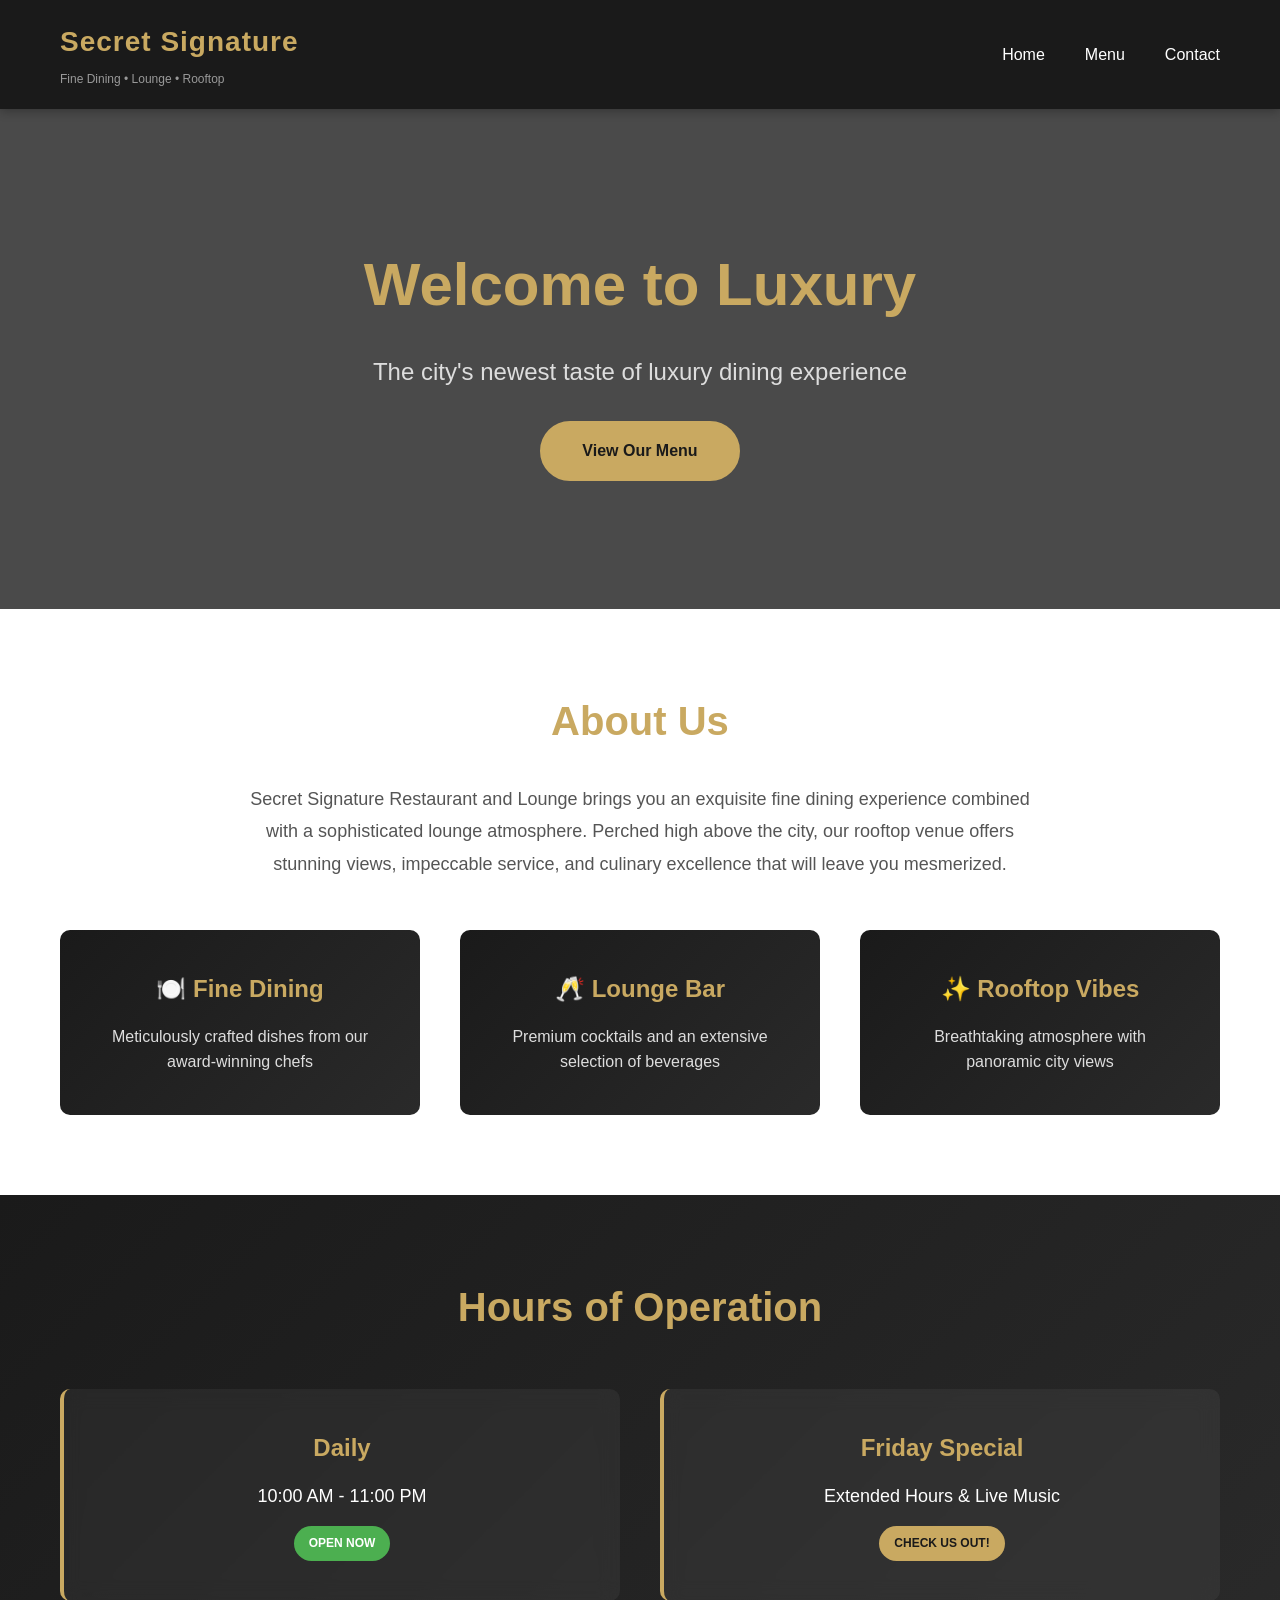
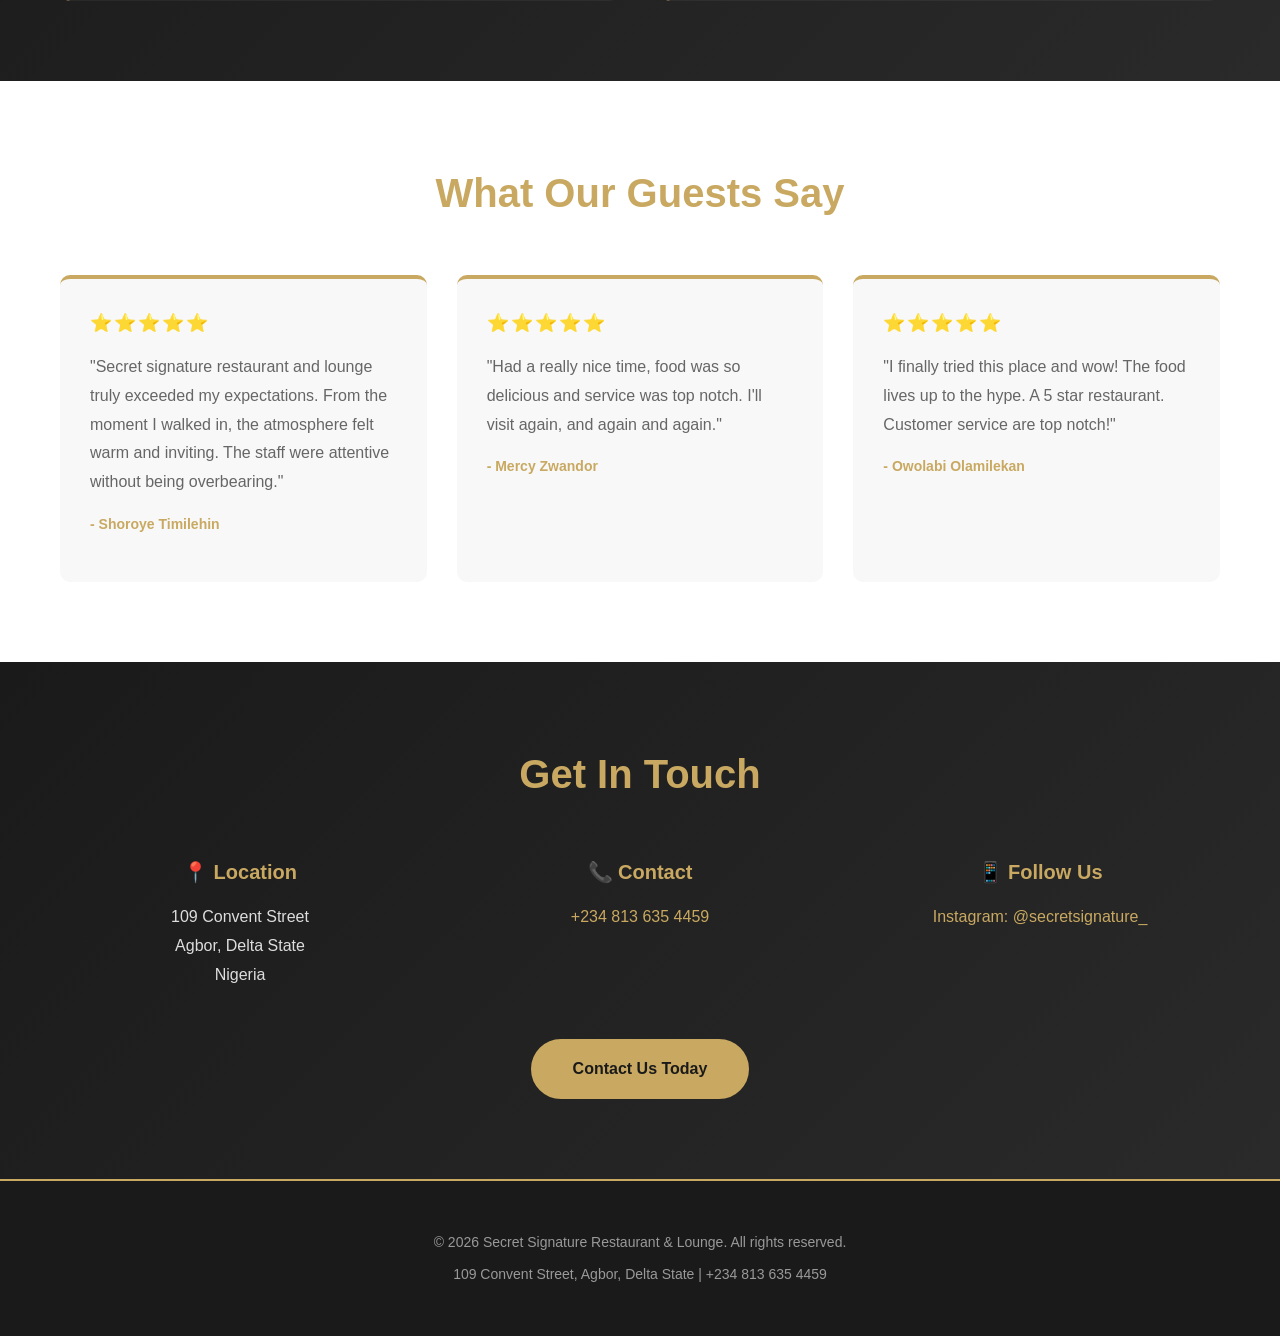
<file: secret-signature/index.html>
<!DOCTYPE html>
<html lang="en">
<head>
    <meta charset="UTF-8">
    <meta name="viewport" content="width=device-width, initial-scale=1.0">
    <title>Secret Signature Restaurant & Lounge | Fine Dining in Agbor</title>
    <link rel="stylesheet" href="styles.css">
</head>
<body>
    <!-- Navigation -->
    <nav class="navbar">
        <div class="container">
            <div class="logo">
                <h1>Secret Signature</h1>
                <p>Fine Dining • Lounge • Rooftop</p>
            </div>
            <ul class="nav-links">
                <li><a href="#home">Home</a></li>
                <li><a href="menu.html">Menu</a></li>
                <li><a href="contact.html">Contact</a></li>
            </ul>
        </div>
    </nav>

    <!-- Hero Section -->
    <section class="hero" id="home">
        <div class="hero-content">
            <h1>Welcome to Luxury</h1>
            <p>The city's newest taste of luxury dining experience</p>
            <a href="menu.html" class="cta-button">View Our Menu</a>
        </div>
    </section>

    <!-- About Section -->
    <section class="about">
        <div class="container">
            <h2>About Us</h2>
            <p>Secret Signature Restaurant and Lounge brings you an exquisite fine dining experience combined with a sophisticated lounge atmosphere. Perched high above the city, our rooftop venue offers stunning views, impeccable service, and culinary excellence that will leave you mesmerized.</p>
            <div class="info-grid">
                <div class="info-card">
                    <h3>🍽️ Fine Dining</h3>
                    <p>Meticulously crafted dishes from our award-winning chefs</p>
                </div>
                <div class="info-card">
                    <h3>🥂 Lounge Bar</h3>
                    <p>Premium cocktails and an extensive selection of beverages</p>
                </div>
                <div class="info-card">
                    <h3>✨ Rooftop Vibes</h3>
                    <p>Breathtaking atmosphere with panoramic city views</p>
                </div>
            </div>
        </div>
    </section>

    <!-- Hours Section -->
    <section class="hours">
        <div class="container">
            <h2>Hours of Operation</h2>
            <div class="hours-content">
                <div class="hours-card">
                    <h3>Daily</h3>
                    <p>10:00 AM - 11:00 PM</p>
                    <span class="badge open">Open Now</span>
                </div>
                <div class="hours-card">
                    <h3>Friday Special</h3>
                    <p>Extended Hours & Live Music</p>
                    <span class="badge special">Check us out!</span>
                </div>
            </div>
        </div>
    </section>

    <!-- Reviews Section -->
    <section class="reviews">
        <div class="container">
            <h2>What Our Guests Say</h2>
            <div class="reviews-grid">
                <div class="review-card">
                    <div class="rating">⭐⭐⭐⭐⭐</div>
                    <p>"Secret signature restaurant and lounge truly exceeded my expectations. From the moment I walked in, the atmosphere felt warm and inviting. The staff were attentive without being overbearing."</p>
                    <p class="reviewer">- Shoroye Timilehin</p>
                </div>
                <div class="review-card">
                    <div class="rating">⭐⭐⭐⭐⭐</div>
                    <p>"Had a really nice time, food was so delicious and service was top notch. I'll visit again, and again and again."</p>
                    <p class="reviewer">- Mercy Zwandor</p>
                </div>
                <div class="review-card">
                    <div class="rating">⭐⭐⭐⭐⭐</div>
                    <p>"I finally tried this place and wow! The food lives up to the hype. A 5 star restaurant. Customer service are top notch!"</p>
                    <p class="reviewer">- Owolabi Olamilekan</p>
                </div>
            </div>
        </div>
    </section>

    <!-- Contact Section -->
    <section class="contact-section">
        <div class="container">
            <h2>Get In Touch</h2>
            <div class="contact-info">
                <div class="info-item">
                    <h3>📍 Location</h3>
                    <p>109 Convent Street<br>Agbor, Delta State<br>Nigeria</p>
                </div>
                <div class="info-item">
                    <h3>📞 Contact</h3>
                    <p><a href="tel:+2348136354459">+234 813 635 4459</a></p>
                </div>
                <div class="info-item">
                    <h3>📱 Follow Us</h3>
                    <p><a href="https://instagram.com/secretsignature_" target="_blank">Instagram: @secretsignature_</a></p>
                </div>
            </div>
            <a href="contact.html" class="cta-button">Contact Us Today</a>
        </div>
    </section>

    <!-- Footer -->
    <footer class="footer">
        <div class="container">
            <p>&copy; 2026 Secret Signature Restaurant & Lounge. All rights reserved.</p>
            <p>109 Convent Street, Agbor, Delta State | +234 813 635 4459</p>
        </div>
    </footer>
</body>
</html>
</file>
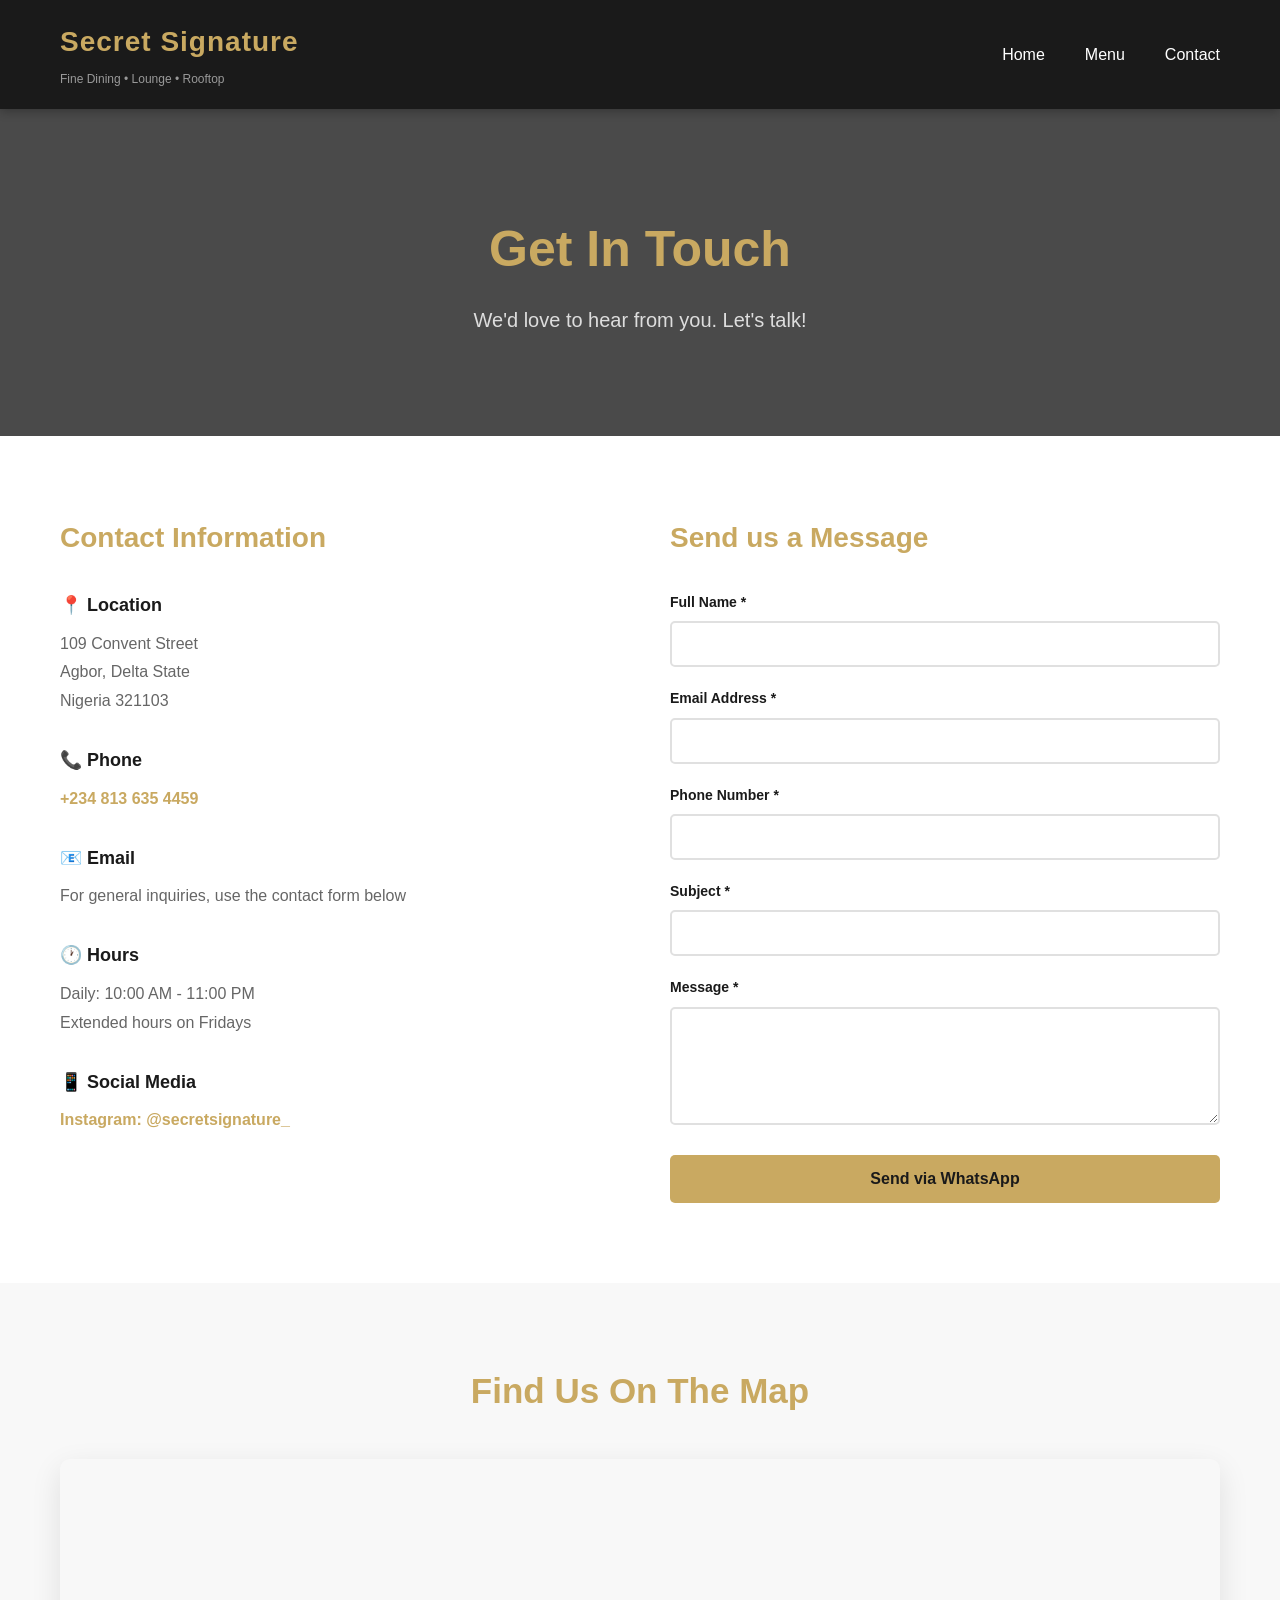
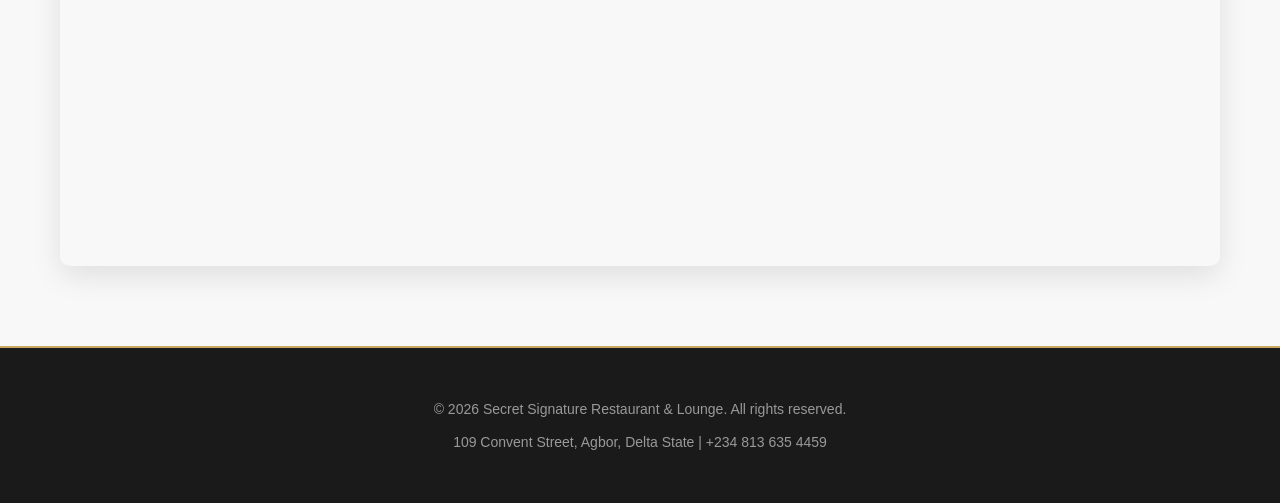
<file: secret-signature/contact.html>
<!DOCTYPE html>
<html lang="en">
<head>
    <meta charset="UTF-8">
    <meta name="viewport" content="width=device-width, initial-scale=1.0">
    <title>Contact | Secret Signature Restaurant & Lounge</title>
    <link rel="stylesheet" href="styles.css">
</head>
<body>
    <!-- Navigation -->
    <nav class="navbar">
        <div class="container">
            <div class="logo">
                <h1>Secret Signature</h1>
                <p>Fine Dining • Lounge • Rooftop</p>
            </div>
            <ul class="nav-links">
                <li><a href="index.html">Home</a></li>
                <li><a href="menu.html">Menu</a></li>
                <li><a href="contact.html">Contact</a></li>
            </ul>
        </div>
    </nav>

    <!-- Contact Header -->
    <section class="contact-header">
        <div class="container">
            <h1>Get In Touch</h1>
            <p>We'd love to hear from you. Let's talk!</p>
        </div>
    </section>

    <!-- Contact Content -->
    <section class="contact-content">
        <div class="container">
            <div class="contact-wrapper">
                <!-- Contact Information -->
                <div class="contact-info-section">
                    <h2>Contact Information</h2>
                    
                    <div class="info-block">
                        <h3>📍 Location</h3>
                        <p>109 Convent Street<br>Agbor, Delta State<br>Nigeria 321103</p>
                    </div>

                    <div class="info-block">
                        <h3>📞 Phone</h3>
                        <p><a href="tel:+2348136354459">+234 813 635 4459</a></p>
                    </div>

                    <div class="info-block">
                        <h3>📧 Email</h3>
                        <p>For general inquiries, use the contact form below</p>
                    </div>

                    <div class="info-block">
                        <h3>🕐 Hours</h3>
                        <p>Daily: 10:00 AM - 11:00 PM<br>
                        Extended hours on Fridays</p>
                    </div>

                    <div class="info-block">
                        <h3>📱 Social Media</h3>
                        <p><a href="https://instagram.com/secretsignature_" target="_blank">Instagram: @secretsignature_</a></p>
                    </div>
                </div>

                <!-- Contact Form -->
                <div class="contact-form-section">
                    <h2>Send us a Message</h2>
                    <form id="contactForm" class="contact-form">
                        <div class="form-group">
                            <label for="name">Full Name *</label>
                            <input type="text" id="name" name="name" required>
                        </div>

                        <div class="form-group">
                            <label for="email">Email Address *</label>
                            <input type="email" id="email" name="email" required>
                        </div>

                        <div class="form-group">
                            <label for="phone">Phone Number *</label>
                            <input type="tel" id="phone" name="phone" required>
                        </div>

                        <div class="form-group">
                            <label for="subject">Subject *</label>
                            <input type="text" id="subject" name="subject" required>
                        </div>

                        <div class="form-group">
                            <label for="message">Message *</label>
                            <textarea id="message" name="message" rows="5" required></textarea>
                        </div>

                        <button type="submit" class="submit-btn">Send via WhatsApp</button>
                    </form>
                </div>
            </div>
        </div>
    </section>

    <!-- Map Section -->
    <section class="map-section">
        <div class="container">
            <h2>Find Us On The Map</h2>
            <div class="map-container">
                <iframe src="https://www.google.com/maps/embed?pb=!1m18!1m12!1m3!1d3945.7485619329826!2d6.1936!3d6.2056!2m3!1f0!2f0!3f0!3m2!1i1024!2i768!4f13.1!3m3!1m2!1s0x1043f7c7c7c7c7c7%3A0x0!2s109%20Convent%20Street%2C%20Agbor%2C%20Delta%20State!5e0!3m2!1sen!2sng!4v1234567890" width="100%" height="400" style="border:0;" allowfullscreen="" loading="lazy" referrerpolicy="no-referrer-when-downgrade"></iframe>
            </div>
        </div>
    </section>

    <!-- Footer -->
    <footer class="footer">
        <div class="container">
            <p>&copy; 2026 Secret Signature Restaurant & Lounge. All rights reserved.</p>
            <p>109 Convent Street, Agbor, Delta State | +234 813 635 4459</p>
        </div>
    </footer>

    <script src="contact.js"></script>
</body>
</html>
</file>
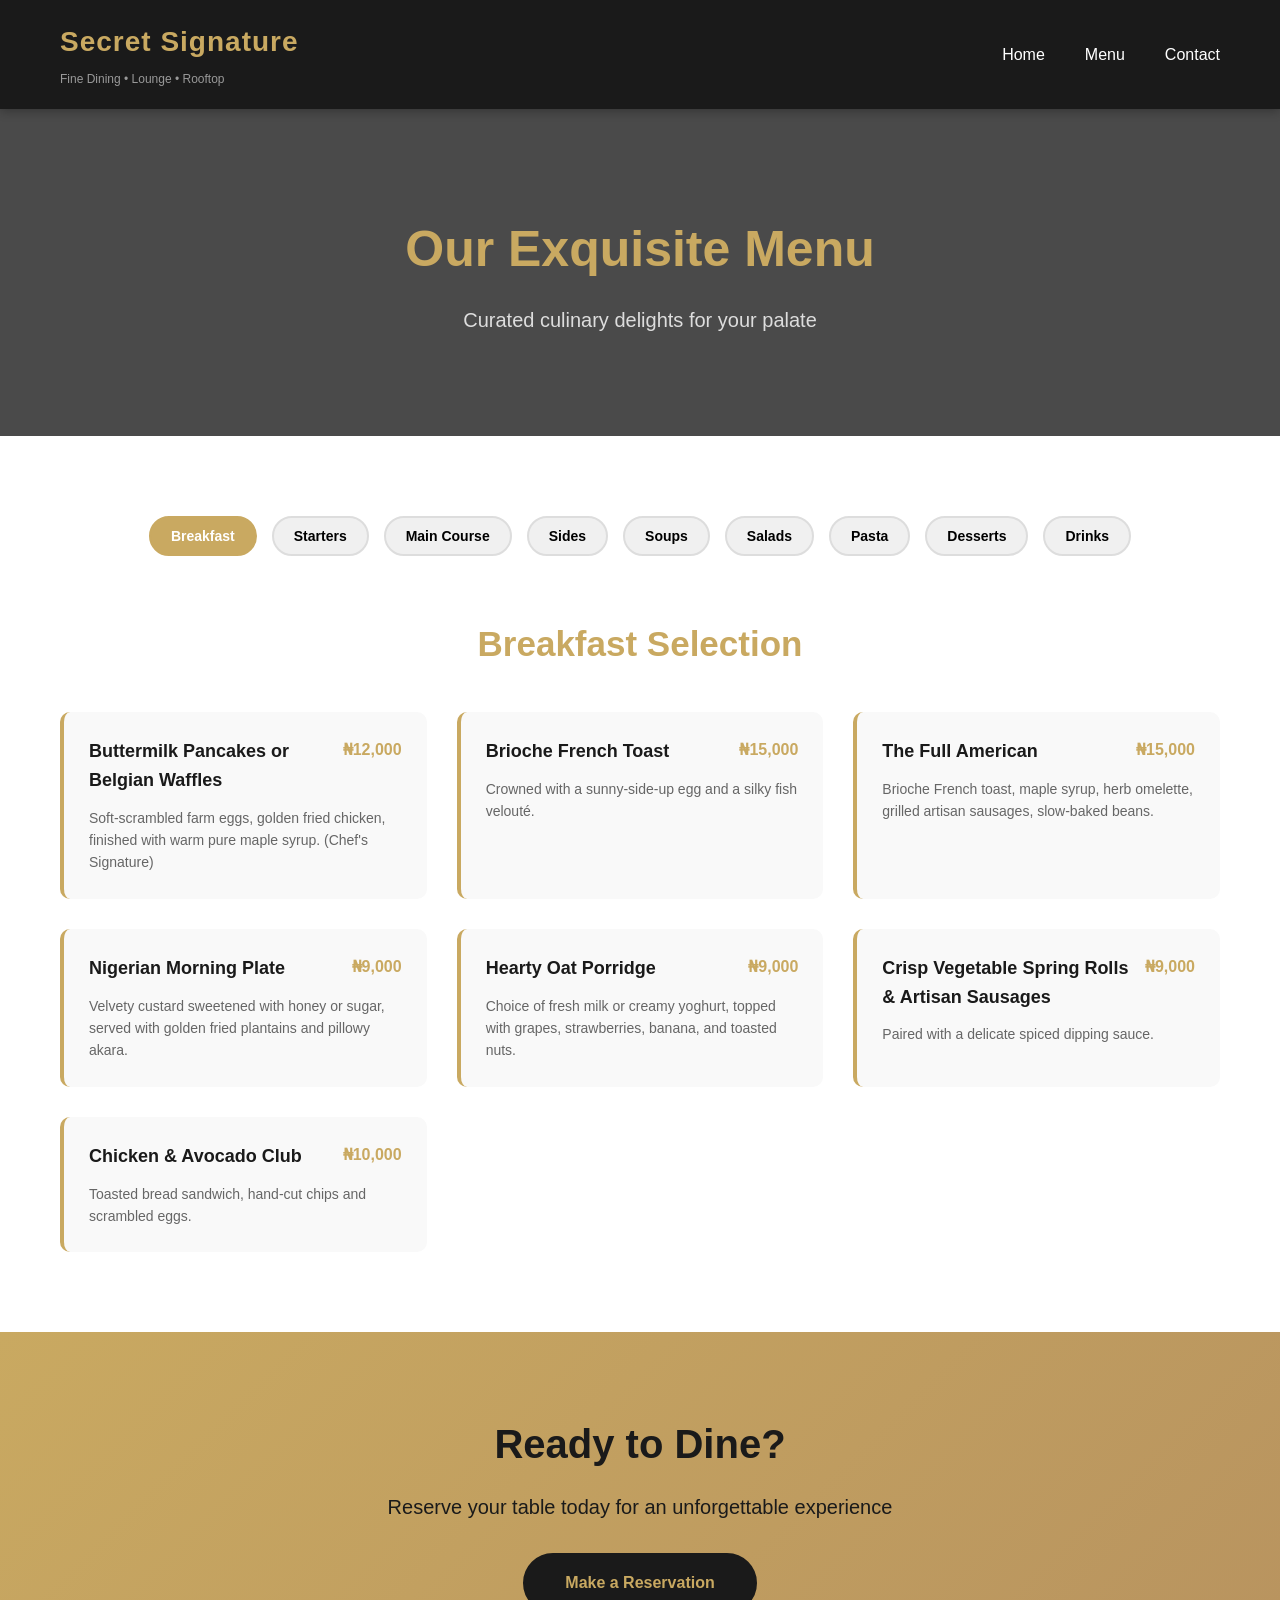
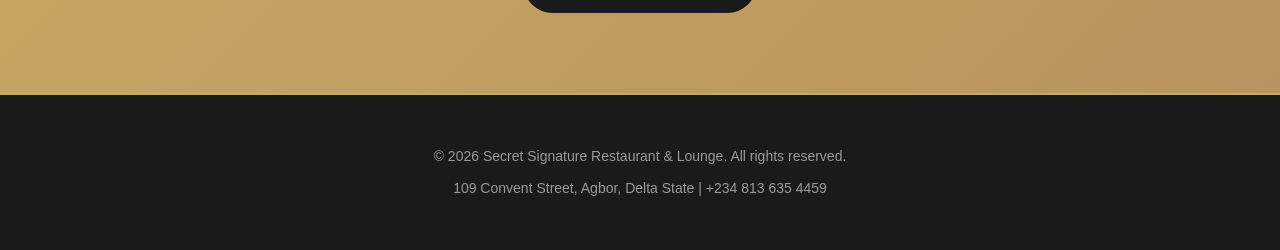
<file: secret-signature/menu.html>
<!DOCTYPE html>
<html lang="en">
<head>
    <meta charset="UTF-8">
    <meta name="viewport" content="width=device-width, initial-scale=1.0">
    <title>Menu | Secret Signature Restaurant & Lounge</title>
    <link rel="stylesheet" href="styles.css">
</head>
<body>
    <!-- Navigation -->
    <nav class="navbar">
        <div class="container">
            <div class="logo">
                <h1>Secret Signature</h1>
                <p>Fine Dining • Lounge • Rooftop</p>
            </div>
            <ul class="nav-links">
                <li><a href="index.html">Home</a></li>
                <li><a href="menu.html">Menu</a></li>
                <li><a href="contact.html">Contact</a></li>
            </ul>
        </div>
    </nav>

    <!-- Menu Header -->
    <section class="menu-header">
        <div class="container">
            <h1>Our Exquisite Menu</h1>
            <p>Curated culinary delights for your palate</p>
        </div>
    </section>

    <!-- Menu Categories -->
    <section class="menu-section">
        <div class="container">
            <div class="menu-filters">
                <button class="filter-btn active" onclick="filterMenu('breakfast')">Breakfast</button>
                <button class="filter-btn" onclick="filterMenu('starters')">Starters</button>
                <button class="filter-btn" onclick="filterMenu('main')">Main Course</button>
                <button class="filter-btn" onclick="filterMenu('sides')">Sides</button>
                <button class="filter-btn" onclick="filterMenu('soups')">Soups</button>
                <button class="filter-btn" onclick="filterMenu('salads')">Salads</button>
                <button class="filter-btn" onclick="filterMenu('pasta')">Pasta</button>
                <button class="filter-btn" onclick="filterMenu('desserts')">Desserts</button>
                <button class="filter-btn" onclick="filterMenu('drinks')">Drinks</button>
            </div>

            <!-- Breakfast -->
            <div id="breakfast" class="menu-category active">
                <h2>Breakfast Selection</h2>
                <div class="menu-items">
                    <div class="menu-item">
                        <div class="item-header">
                            <h3>Buttermilk Pancakes or Belgian Waffles</h3>
                            <span class="price">₦12,000</span>
                        </div>
                        <p>Soft-scrambled farm eggs, golden fried chicken, finished with warm pure maple syrup. (Chef's Signature)</p>
                    </div>
                    <div class="menu-item">
                        <div class="item-header">
                            <h3>Brioche French Toast</h3>
                            <span class="price">₦15,000</span>
                        </div>
                        <p>Crowned with a sunny-side-up egg and a silky fish velouté.</p>
                    </div>
                    <div class="menu-item">
                        <div class="item-header">
                            <h3>The Full American</h3>
                            <span class="price">₦15,000</span>
                        </div>
                        <p>Brioche French toast, maple syrup, herb omelette, grilled artisan sausages, slow-baked beans.</p>
                    </div>
                    <div class="menu-item">
                        <div class="item-header">
                            <h3>Nigerian Morning Plate</h3>
                            <span class="price">₦9,000</span>
                        </div>
                        <p>Velvety custard sweetened with honey or sugar, served with golden fried plantains and pillowy akara.</p>
                    </div>
                    <div class="menu-item">
                        <div class="item-header">
                            <h3>Hearty Oat Porridge</h3>
                            <span class="price">₦9,000</span>
                        </div>
                        <p>Choice of fresh milk or creamy yoghurt, topped with grapes, strawberries, banana, and toasted nuts.</p>
                    </div>
                    <div class="menu-item">
                        <div class="item-header">
                            <h3>Crisp Vegetable Spring Rolls & Artisan Sausages</h3>
                            <span class="price">₦9,000</span>
                        </div>
                        <p>Paired with a delicate spiced dipping sauce.</p>
                    </div>
                    <div class="menu-item">
                        <div class="item-header">
                            <h3>Chicken & Avocado Club</h3>
                            <span class="price">₦10,000</span>
                        </div>
                        <p>Toasted bread sandwich, hand-cut chips and scrambled eggs.</p>
                    </div>
                </div>
            </div>

            <!-- Starters -->
            <div id="starters" class="menu-category">
                <h2>Starters & Appetizers</h2>
                <div class="menu-items">
                    <div class="menu-item">
                        <div class="item-header">
                            <h3>Mini Chicken Tacos with Fresh Salsa</h3>
                            <span class="price">₦13,000</span>
                        </div>
                    </div>
                    <div class="menu-item">
                        <div class="item-header">
                            <h3>Tempura Fish Fingers & Citrus Aioli</h3>
                            <span class="price">₦9,000</span>
                        </div>
                    </div>
                    <div class="menu-item">
                        <div class="item-header">
                            <h3>Honey-Glazed Sesame Chicken Bites</h3>
                            <span class="price">₦7,000</span>
                        </div>
                    </div>
                    <div class="menu-item">
                        <div class="item-header">
                            <h3>Seafood Spring Rolls, Chili-Lime Dip</h3>
                            <span class="price">₦7,000</span>
                        </div>
                    </div>
                    <div class="menu-item">
                        <div class="item-header">
                            <h3>Honey Tempura Chicken Strips</h3>
                            <span class="price">₦7,000</span>
                        </div>
                    </div>
                    <div class="menu-item">
                        <div class="item-header">
                            <h3>Suya-Spiced Chicken Skewers</h3>
                            <span class="price">₦7,000</span>
                        </div>
                    </div>
                    <div class="menu-item">
                        <div class="item-header">
                            <h3>Fiery Chili-Reduction Prawns</h3>
                            <span class="price">₦9,000</span>
                        </div>
                    </div>
                    <div class="menu-item">
                        <div class="item-header">
                            <h3>Pepper Sauce Chicken Wings</h3>
                            <span class="price">₦7,000</span>
                        </div>
                    </div>
                </div>
            </div>

            <!-- Main Course -->
            <div id="main" class="menu-category">
                <h2>Main Course</h2>
                <div class="menu-items">
                    <div class="menu-item">
                        <div class="item-header">
                            <h3>At The Ocean</h3>
                            <span class="price">₦25,000</span>
                        </div>
                        <p>Seafood Fried Rice with prawns & calamari, Crispy Beer-Battered Fillet with tartare sauce, Chargrilled Tiger Prawns with garlic-herb butter</p>
                    </div>
                    <div class="menu-item">
                        <div class="item-header">
                            <h3>Beach O'Clock</h3>
                            <span class="price">₦23,000</span>
                        </div>
                        <p>Pan-Grilled Red Snapper, mashed potatoes or hand-cut chips, shrimp salad</p>
                    </div>
                    <div class="menu-item">
                        <div class="item-header">
                            <h3>Asian Punch</h3>
                            <span class="price">₦27,000</span>
                        </div>
                        <p>Chinese-Style Egg Fried Rice, Lemon & Honey-Glazed Chicken, Slow-Cooked Beef in Oyster Sauce, Sautéed Seasonal Vegetables</p>
                    </div>
                    <div class="menu-item">
                        <div class="item-header">
                            <h3>Bangladesh Streets</h3>
                            <span class="price">₦25,000</span>
                        </div>
                        <p>Fragrant Jasmine Rice with garden herbs, Aromatic Chicken Curry, Stir-Fried Vegetables with Greek yoghurt drizzle</p>
                    </div>
                    <div class="menu-item">
                        <div class="item-header">
                            <h3>The Ribeye Experience</h3>
                            <span class="price">₦35,000</span>
                        </div>
                        <p>Pan-Seared Steak with Mashed butter Potatoes & Red Wine Shallot Jus</p>
                    </div>
                    <div class="menu-item">
                        <div class="item-header">
                            <h3>Today's Catch</h3>
                            <span class="price">₦20,000</span>
                        </div>
                        <p>Grilled whole market fish/Catfish, brushed with pepper sauce, choice of side and salad (Chef's Signature)</p>
                    </div>
                </div>
            </div>

            <!-- Sides -->
            <div id="sides" class="menu-category">
                <h2>Sides</h2>
                <div class="menu-items">
                    <div class="menu-item">
                        <div class="item-header">
                            <h3>Chicken and Chips and Salad</h3>
                            <span class="price">₦13,000</span>
                        </div>
                    </div>
                    <div class="menu-item">
                        <div class="item-header">
                            <h3>Pineapple Rice</h3>
                            <span class="price">₦13,000</span>
                        </div>
                    </div>
                    <div class="menu-item">
                        <div class="item-header">
                            <h3>Stir Fry Spaghetti</h3>
                            <span class="price">₦18,000</span>
                        </div>
                    </div>
                    <div class="menu-item">
                        <div class="item-header">
                            <h3>Grilled Sauce with Croaker Fish</h3>
                            <span class="price">₦12,000</span>
                        </div>
                    </div>
                    <div class="menu-item">
                        <div class="item-header">
                            <h3>Grilled Sauce with Catfish</h3>
                            <span class="price">₦12,000</span>
                        </div>
                    </div>
                    <div class="menu-item">
                        <div class="item-header">
                            <h3>Asun Rice</h3>
                            <span class="price">₦10,000</span>
                        </div>
                    </div>
                    <div class="menu-item">
                        <div class="item-header">
                            <h3>Jollof Rice</h3>
                            <span class="price">₦8,000</span>
                        </div>
                    </div>
                    <div class="menu-item">
                        <div class="item-header">
                            <h3>Fried Rice</h3>
                            <span class="price">₦9,000</span>
                        </div>
                    </div>
                    <div class="menu-item">
                        <div class="item-header">
                            <h3>Chips</h3>
                            <span class="price">₦5,000</span>
                        </div>
                    </div>
                </div>
            </div>

            <!-- Soups -->
            <div id="soups" class="menu-category">
                <h2>Soups & Traditional Peppersoup</h2>
                <div class="menu-items">
                    <div class="menu-item">
                        <div class="item-header">
                            <h3>Egusi Soup</h3>
                            <span class="price">₦15,000</span>
                        </div>
                    </div>
                    <div class="menu-item">
                        <div class="item-header">
                            <h3>Vegetable Soup</h3>
                            <span class="price">₦15,000</span>
                        </div>
                    </div>
                    <div class="menu-item">
                        <div class="item-header">
                            <h3>Okra Soup</h3>
                            <span class="price">₦15,000</span>
                        </div>
                    </div>
                    <div class="menu-item">
                        <div class="item-header">
                            <h3>Ogbono Soup</h3>
                            <span class="price">₦15,000</span>
                        </div>
                    </div>
                    <div class="menu-item">
                        <div class="item-header">
                            <h3>Banga Soup</h3>
                            <span class="price">₦15,000</span>
                        </div>
                    </div>
                    <div class="menu-item">
                        <div class="item-header">
                            <h3>Goat Meat Peppersoup</h3>
                            <span class="price">₦8,000</span>
                        </div>
                    </div>
                    <div class="menu-item">
                        <div class="item-header">
                            <h3>Assorted Peppersoup</h3>
                            <span class="price">₦8,000</span>
                        </div>
                    </div>
                    <div class="menu-item">
                        <div class="item-header">
                            <h3>Chicken Peppersoup</h3>
                            <span class="price">₦8,000</span>
                        </div>
                    </div>
                    <div class="menu-item">
                        <div class="item-header">
                            <h3>Catfish Peppersoup</h3>
                            <span class="price">₦8,000</span>
                        </div>
                    </div>
                </div>
            </div>

            <!-- Salads -->
            <div id="salads" class="menu-category">
                <h2>Salads</h2>
                <div class="menu-items">
                    <div class="menu-item">
                        <div class="item-header">
                            <h3>Pasta Primavera Salad</h3>
                            <span class="price">₦4,500</span>
                        </div>
                    </div>
                    <div class="menu-item">
                        <div class="item-header">
                            <h3>Roast Chicken Salad</h3>
                            <span class="price">₦5,000</span>
                        </div>
                    </div>
                    <div class="menu-item">
                        <div class="item-header">
                            <h3>Creamy Coleslaw</h3>
                            <span class="price">₦4,500</span>
                        </div>
                    </div>
                    <div class="menu-item">
                        <div class="item-header">
                            <h3>Chef's Seasonal Signature Salad</h3>
                            <span class="price">₦5,000</span>
                        </div>
                    </div>
                </div>
            </div>

            <!-- Pasta -->
            <div id="pasta" class="menu-category">
                <h2>Pasta & Noodles</h2>
                <div class="menu-items">
                    <div class="menu-item">
                        <div class="item-header">
                            <h3>Creamy Alfredo Penne With Pan-Grilled Suya Chicken</h3>
                            <span class="price">₦15,000</span>
                        </div>
                    </div>
                </div>
            </div>

            <!-- Desserts -->
            <div id="desserts" class="menu-category">
                <h2>Desserts & Sweet Treats</h2>
                <div class="menu-items">
                    <div class="menu-item">
                        <div class="item-header">
                            <h3>Classic Vanilla Ice Cream</h3>
                            <span class="price">₦4,000 <span class="unit">(per scoop)</span></span>
                        </div>
                    </div>
                    <div class="menu-item">
                        <div class="item-header">
                            <h3>Fresh Fruit Salad</h3>
                            <span class="price">₦4,500</span>
                        </div>
                    </div>
                    <div class="menu-item">
                        <div class="item-header">
                            <h3>Red Velvet Cake with Cream Frosting</h3>
                            <span class="price">₦5,000</span>
                        </div>
                    </div>
                    <div class="menu-item">
                        <div class="item-header">
                            <h3>Whipped Cream Parfait with Strawberry Glaze</h3>
                            <span class="price">₦5,000</span>
                        </div>
                    </div>
                </div>
            </div>

            <!-- Drinks -->
            <div id="drinks" class="menu-category">
                <h2>Beverages</h2>
                <div class="menu-items">
                    <div class="menu-item">
                        <div class="item-header">
                            <h3>Premium Cocktails</h3>
                        </div>
                        <p>Our mixologist's signature creations</p>
                    </div>
                    <div class="menu-item">
                        <div class="item-header">
                            <h3>Frozen Cocktails</h3>
                        </div>
                        <p>Refreshing blended drinks</p>
                    </div>
                    <div class="menu-item">
                        <div class="item-header">
                            <h3>Milkshakes</h3>
                        </div>
                        <p>Creamy indulgence</p>
                    </div>
                    <div class="menu-item">
                        <div class="item-header">
                            <h3>Red, Rosé & Cream Wines</h3>
                        </div>
                        <p>Curated selection</p>
                    </div>
                    <div class="menu-item">
                        <div class="item-header">
                            <h3>Premium Spirits</h3>
                        </div>
                        <p>Whiskey, Tequila, Cognac</p>
                    </div>
                    <div class="menu-item">
                        <div class="item-header">
                            <h3>Soft Drinks & Juice</h3>
                        </div>
                        <p>Non-alcoholic options</p>
                    </div>
                </div>
            </div>
        </div>
    </section>

    <!-- CTA Section -->
    <section class="cta-section">
        <div class="container">
            <h2>Ready to Dine?</h2>
            <p>Reserve your table today for an unforgettable experience</p>
            <a href="contact.html" class="cta-button">Make a Reservation</a>
        </div>
    </section>

    <!-- Footer -->
    <footer class="footer">
        <div class="container">
            <p>&copy; 2026 Secret Signature Restaurant & Lounge. All rights reserved.</p>
            <p>109 Convent Street, Agbor, Delta State | +234 813 635 4459</p>
        </div>
    </footer>

    <script>
        function filterMenu(category) {
            // Hide all categories
            const categories = document.querySelectorAll('.menu-category');
            categories.forEach(cat => cat.classList.remove('active'));
            
            // Remove active class from buttons
            const buttons = document.querySelectorAll('.filter-btn');
            buttons.forEach(btn => btn.classList.remove('active'));
            
            // Show selected category
            document.getElementById(category).classList.add('active');
            event.target.classList.add('active');
        }
    </script>
</body>
</html>
</file>
<file: secret-signature/styles.css>
* {
    margin: 0;
    padding: 0;
    box-sizing: border-box;
}

body {
    font-family: 'Segoe UI', Tahoma, Geneva, Verdana, sans-serif;
    line-height: 1.6;
    color: #333;
    background-color: #f8f8f8;
}

.container {
    max-width: 1200px;
    margin: 0 auto;
    padding: 0 20px;
}

/* Navigation */
.navbar {
    background-color: #1a1a1a;
    color: white;
    padding: 20px 0;
    position: sticky;
    top: 0;
    z-index: 100;
    box-shadow: 0 2px 10px rgba(0,0,0,0.3);
}

.navbar .container {
    display: flex;
    justify-content: space-between;
    align-items: center;
}

.logo h1 {
    font-size: 28px;
    font-weight: 700;
    color: #c9a961;
    letter-spacing: 1px;
}

.logo p {
    font-size: 12px;
    color: #999;
    margin-top: 5px;
}

.nav-links {
    display: flex;
    list-style: none;
    gap: 40px;
}

.nav-links a {
    color: white;
    text-decoration: none;
    font-size: 16px;
    transition: color 0.3s ease;
    font-weight: 500;
}

.nav-links a:hover {
    color: #c9a961;
}

/* Hero Section */
.hero {
    background: linear-gradient(rgba(0,0,0,0.7), rgba(0,0,0,0.7)), 
                url('data:image/svg+xml,<svg xmlns="http://www.w3.org/2000/svg" viewBox="0 0 1200 600"><defs><linearGradient id="grad"><stop offset="0%" style="stop-color:#1a1a1a"/><stop offset="100%" style="stop-color:#2a2a2a"/></linearGradient></defs><rect fill="url(%23grad)" width="1200" height="600"/></svg>');
    background-size: cover;
    background-position: center;
    height: 500px;
    display: flex;
    align-items: center;
    justify-content: center;
    color: white;
    text-align: center;
}

.hero-content h1 {
    font-size: 60px;
    margin-bottom: 20px;
    color: #c9a961;
    animation: fadeInDown 1s ease;
}

.hero-content p {
    font-size: 24px;
    margin-bottom: 30px;
    color: #ddd;
    animation: fadeInUp 1s ease 0.3s backwards;
}

/* CTA Button */
.cta-button {
    display: inline-block;
    padding: 15px 40px;
    background-color: #c9a961;
    color: #1a1a1a;
    text-decoration: none;
    border-radius: 50px;
    font-weight: 700;
    font-size: 16px;
    transition: all 0.3s ease;
    cursor: pointer;
    border: 2px solid #c9a961;
    animation: fadeInUp 1s ease 0.6s backwards;
}

.cta-button:hover {
    background-color: transparent;
    color: #c9a961;
    transform: translateY(-3px);
    box-shadow: 0 10px 20px rgba(201, 169, 97, 0.2);
}

/* About Section */
.about {
    background-color: white;
    padding: 80px 0;
}

.about h2 {
    font-size: 40px;
    color: #1a1a1a;
    text-align: center;
    margin-bottom: 30px;
    color: #c9a961;
}

.about > .container > p {
    font-size: 18px;
    text-align: center;
    max-width: 800px;
    margin: 0 auto 50px;
    color: #555;
    line-height: 1.8;
}

.info-grid {
    display: grid;
    grid-template-columns: repeat(auto-fit, minmax(250px, 1fr));
    gap: 40px;
    margin-top: 50px;
}

.info-card {
    background: linear-gradient(135deg, #1a1a1a 0%, #2a2a2a 100%);
    padding: 40px;
    border-radius: 10px;
    color: white;
    text-align: center;
    transition: transform 0.3s ease, box-shadow 0.3s ease;
}

.info-card:hover {
    transform: translateY(-10px);
    box-shadow: 0 20px 40px rgba(0,0,0,0.2);
}

.info-card h3 {
    font-size: 24px;
    margin-bottom: 15px;
    color: #c9a961;
}

.info-card p {
    color: #ddd;
    font-size: 16px;
}

/* Hours Section */
.hours {
    background: linear-gradient(135deg, #1a1a1a 0%, #2a2a2a 100%);
    padding: 80px 0;
    color: white;
}

.hours h2 {
    font-size: 40px;
    text-align: center;
    margin-bottom: 50px;
    color: #c9a961;
}

.hours-content {
    display: grid;
    grid-template-columns: repeat(auto-fit, minmax(250px, 1fr));
    gap: 40px;
}

.hours-card {
    background-color: rgba(255,255,255,0.05);
    padding: 40px;
    border-radius: 10px;
    border-left: 4px solid #c9a961;
    text-align: center;
    backdrop-filter: blur(10px);
}

.hours-card h3 {
    font-size: 24px;
    margin-bottom: 15px;
    color: #c9a961;
}

.hours-card p {
    font-size: 18px;
    margin-bottom: 15px;
}

.badge {
    display: inline-block;
    padding: 8px 15px;
    border-radius: 20px;
    font-size: 12px;
    font-weight: 700;
    text-transform: uppercase;
}

.badge.open {
    background-color: #4CAF50;
    color: white;
}

.badge.special {
    background-color: #c9a961;
    color: #1a1a1a;
}

/* Reviews Section */
.reviews {
    background-color: white;
    padding: 80px 0;
}

.reviews h2 {
    font-size: 40px;
    text-align: center;
    margin-bottom: 50px;
    color: #c9a961;
}

.reviews-grid {
    display: grid;
    grid-template-columns: repeat(auto-fit, minmax(300px, 1fr));
    gap: 30px;
}

.review-card {
    background-color: #f8f8f8;
    padding: 30px;
    border-radius: 10px;
    border-top: 4px solid #c9a961;
    transition: transform 0.3s ease, box-shadow 0.3s ease;
}

.review-card:hover {
    transform: translateY(-5px);
    box-shadow: 0 10px 30px rgba(0,0,0,0.1);
}

.review-card .rating {
    font-size: 18px;
    margin-bottom: 15px;
    letter-spacing: 2px;
}

.review-card p {
    color: #666;
    line-height: 1.8;
    margin-bottom: 15px;
}

.review-card .reviewer {
    font-weight: 700;
    color: #c9a961;
    font-size: 14px;
}

/* Contact Section (on home) */
.contact-section {
    background: linear-gradient(135deg, #1a1a1a 0%, #2a2a2a 100%);
    padding: 80px 0;
    color: white;
    text-align: center;
}

.contact-section h2 {
    font-size: 40px;
    margin-bottom: 50px;
    color: #c9a961;
}

.contact-info {
    display: grid;
    grid-template-columns: repeat(auto-fit, minmax(250px, 1fr));
    gap: 40px;
    margin-bottom: 50px;
}

.info-item h3 {
    font-size: 20px;
    margin-bottom: 15px;
    color: #c9a961;
}

.info-item p, .info-item a {
    color: #ddd;
    font-size: 16px;
    line-height: 1.8;
}

.info-item a {
    color: #c9a961;
    text-decoration: none;
    transition: color 0.3s ease;
}

.info-item a:hover {
    color: #ddd;
    text-decoration: underline;
}

/* Menu Page */
.menu-header {
    background: linear-gradient(rgba(0,0,0,0.7), rgba(0,0,0,0.7)), 
                url('data:image/svg+xml,<svg xmlns="http://www.w3.org/2000/svg" viewBox="0 0 1200 300"><defs><linearGradient id="grad2"><stop offset="0%" style="stop-color:#1a1a1a"/><stop offset="100%" style="stop-color:#2a2a2a"/></linearGradient></defs><rect fill="url(%23grad2)" width="1200" height="300"/></svg>');
    background-size: cover;
    background-position: center;
    color: white;
    padding: 100px 0;
    text-align: center;
}

.menu-header h1 {
    font-size: 50px;
    color: #c9a961;
    margin-bottom: 15px;
}

.menu-header p {
    font-size: 20px;
    color: #ddd;
}

/* Menu Section */
.menu-section {
    background-color: white;
    padding: 80px 0;
}

.menu-filters {
    display: flex;
    justify-content: center;
    flex-wrap: wrap;
    gap: 15px;
    margin-bottom: 60px;
}

.filter-btn {
    padding: 10px 20px;
    background-color: #f0f0f0;
    border: 2px solid #ddd;
    border-radius: 25px;
    cursor: pointer;
    font-weight: 600;
    transition: all 0.3s ease;
    font-size: 14px;
}

.filter-btn:hover,
.filter-btn.active {
    background-color: #c9a961;
    color: white;
    border-color: #c9a961;
}

.menu-category {
    display: none;
}

.menu-category.active {
    display: block;
    animation: fadeIn 0.5s ease;
}

.menu-category h2 {
    font-size: 35px;
    color: #c9a961;
    margin-bottom: 40px;
    text-align: center;
}

.menu-items {
    display: grid;
    grid-template-columns: repeat(auto-fill, minmax(300px, 1fr));
    gap: 30px;
}

.menu-item {
    background-color: #f9f9f9;
    padding: 25px;
    border-radius: 10px;
    border-left: 4px solid #c9a961;
    transition: transform 0.3s ease, box-shadow 0.3s ease;
}

.menu-item:hover {
    transform: translateY(-5px);
    box-shadow: 0 10px 30px rgba(0,0,0,0.1);
}

.item-header {
    display: flex;
    justify-content: space-between;
    align-items: flex-start;
    gap: 15px;
    margin-bottom: 12px;
}

.menu-item h3 {
    color: #1a1a1a;
    font-size: 18px;
    flex: 1;
}

.price {
    color: #c9a961;
    font-weight: 700;
    font-size: 16px;
    white-space: nowrap;
}

.unit {
    font-size: 12px;
    color: #999;
}

.menu-item p {
    color: #666;
    font-size: 14px;
    line-height: 1.6;
}

/* CTA Section */
.cta-section {
    background: linear-gradient(135deg, #c9a961 0%, #b8935f 100%);
    padding: 80px 0;
    color: white;
    text-align: center;
}

.cta-section h2 {
    font-size: 40px;
    margin-bottom: 15px;
    color: #1a1a1a;
}

.cta-section p {
    font-size: 20px;
    margin-bottom: 30px;
    color: #1a1a1a;
}

.cta-section .cta-button {
    background-color: #1a1a1a;
    color: #c9a961;
    border-color: #1a1a1a;
}

.cta-section .cta-button:hover {
    background-color: transparent;
    color: #1a1a1a;
}

/* Contact Page */
.contact-header {
    background: linear-gradient(rgba(0,0,0,0.7), rgba(0,0,0,0.7)), 
                url('data:image/svg+xml,<svg xmlns="http://www.w3.org/2000/svg" viewBox="0 0 1200 300"><defs><linearGradient id="grad3"><stop offset="0%" style="stop-color:#1a1a1a"/><stop offset="100%" style="stop-color:#2a2a2a"/></linearGradient></defs><rect fill="url(%23grad3)" width="1200" height="300"/></svg>');
    background-size: cover;
    background-position: center;
    color: white;
    padding: 100px 0;
    text-align: center;
}

.contact-header h1 {
    font-size: 50px;
    color: #c9a961;
    margin-bottom: 15px;
}

.contact-header p {
    font-size: 20px;
    color: #ddd;
}

/* Contact Content */
.contact-content {
    background-color: white;
    padding: 80px 0;
}

.contact-wrapper {
    display: grid;
    grid-template-columns: 1fr 1fr;
    gap: 60px;
}

.contact-info-section h2,
.contact-form-section h2 {
    font-size: 28px;
    color: #c9a961;
    margin-bottom: 30px;
}

.info-block {
    margin-bottom: 30px;
}

.info-block h3 {
    color: #1a1a1a;
    font-size: 18px;
    margin-bottom: 10px;
}

.info-block p {
    color: #666;
    font-size: 16px;
    line-height: 1.8;
}

.info-block a {
    color: #c9a961;
    text-decoration: none;
    font-weight: 600;
    transition: color 0.3s ease;
}

.info-block a:hover {
    color: #1a1a1a;
    text-decoration: underline;
}

/* Contact Form */
.contact-form {
    display: flex;
    flex-direction: column;
    gap: 20px;
}

.form-group {
    display: flex;
    flex-direction: column;
}

.form-group label {
    font-weight: 600;
    color: #1a1a1a;
    margin-bottom: 8px;
    font-size: 14px;
}

.form-group input,
.form-group textarea {
    padding: 12px;
    border: 2px solid #e0e0e0;
    border-radius: 5px;
    font-family: inherit;
    font-size: 16px;
    transition: border-color 0.3s ease;
}

.form-group input:focus,
.form-group textarea:focus {
    outline: none;
    border-color: #c9a961;
}

.submit-btn {
    padding: 15px 30px;
    background-color: #c9a961;
    color: #1a1a1a;
    border: none;
    border-radius: 5px;
    font-weight: 700;
    font-size: 16px;
    cursor: pointer;
    transition: all 0.3s ease;
    margin-top: 10px;
}

.submit-btn:hover {
    background-color: #1a1a1a;
    color: #c9a961;
}

/* Map Section */
.map-section {
    background-color: #f8f8f8;
    padding: 80px 0;
}

.map-section h2 {
    font-size: 35px;
    text-align: center;
    color: #c9a961;
    margin-bottom: 40px;
}

.map-container {
    border-radius: 10px;
    overflow: hidden;
    box-shadow: 0 10px 30px rgba(0,0,0,0.1);
}

/* Footer */
.footer {
    background-color: #1a1a1a;
    color: #999;
    padding: 40px 0;
    text-align: center;
    border-top: 2px solid #c9a961;
}

.footer p {
    margin: 10px 0;
    font-size: 14px;
}

/* Animations */
@keyframes fadeInDown {
    from {
        opacity: 0;
        transform: translateY(-20px);
    }
    to {
        opacity: 1;
        transform: translateY(0);
    }
}

@keyframes fadeInUp {
    from {
        opacity: 0;
        transform: translateY(20px);
    }
    to {
        opacity: 1;
        transform: translateY(0);
    }
}

@keyframes fadeIn {
    from {
        opacity: 0;
    }
    to {
        opacity: 1;
    }
}

/* Responsive Design */
@media (max-width: 768px) {
    .nav-links {
        gap: 20px;
    }

    .nav-links a {
        font-size: 14px;
    }

    .logo h1 {
        font-size: 22px;
    }

    .hero-content h1 {
        font-size: 35px;
    }

    .hero-content p {
        font-size: 18px;
    }

    .about h2, .reviews h2, .hours h2, .contact-section h2 {
        font-size: 30px;
    }

    .menu-header h1, .contact-header h1 {
        font-size: 35px;
    }

    .menu-header p, .contact-header p {
        font-size: 16px;
    }

    .contact-wrapper {
        grid-template-columns: 1fr;
    }

    .menu-filters {
        gap: 10px;
    }

    .filter-btn {
        font-size: 12px;
        padding: 8px 15px;
    }

    .menu-items {
        grid-template-columns: 1fr;
    }

    .info-grid {
        grid-template-columns: 1fr;
    }
}
</file>
